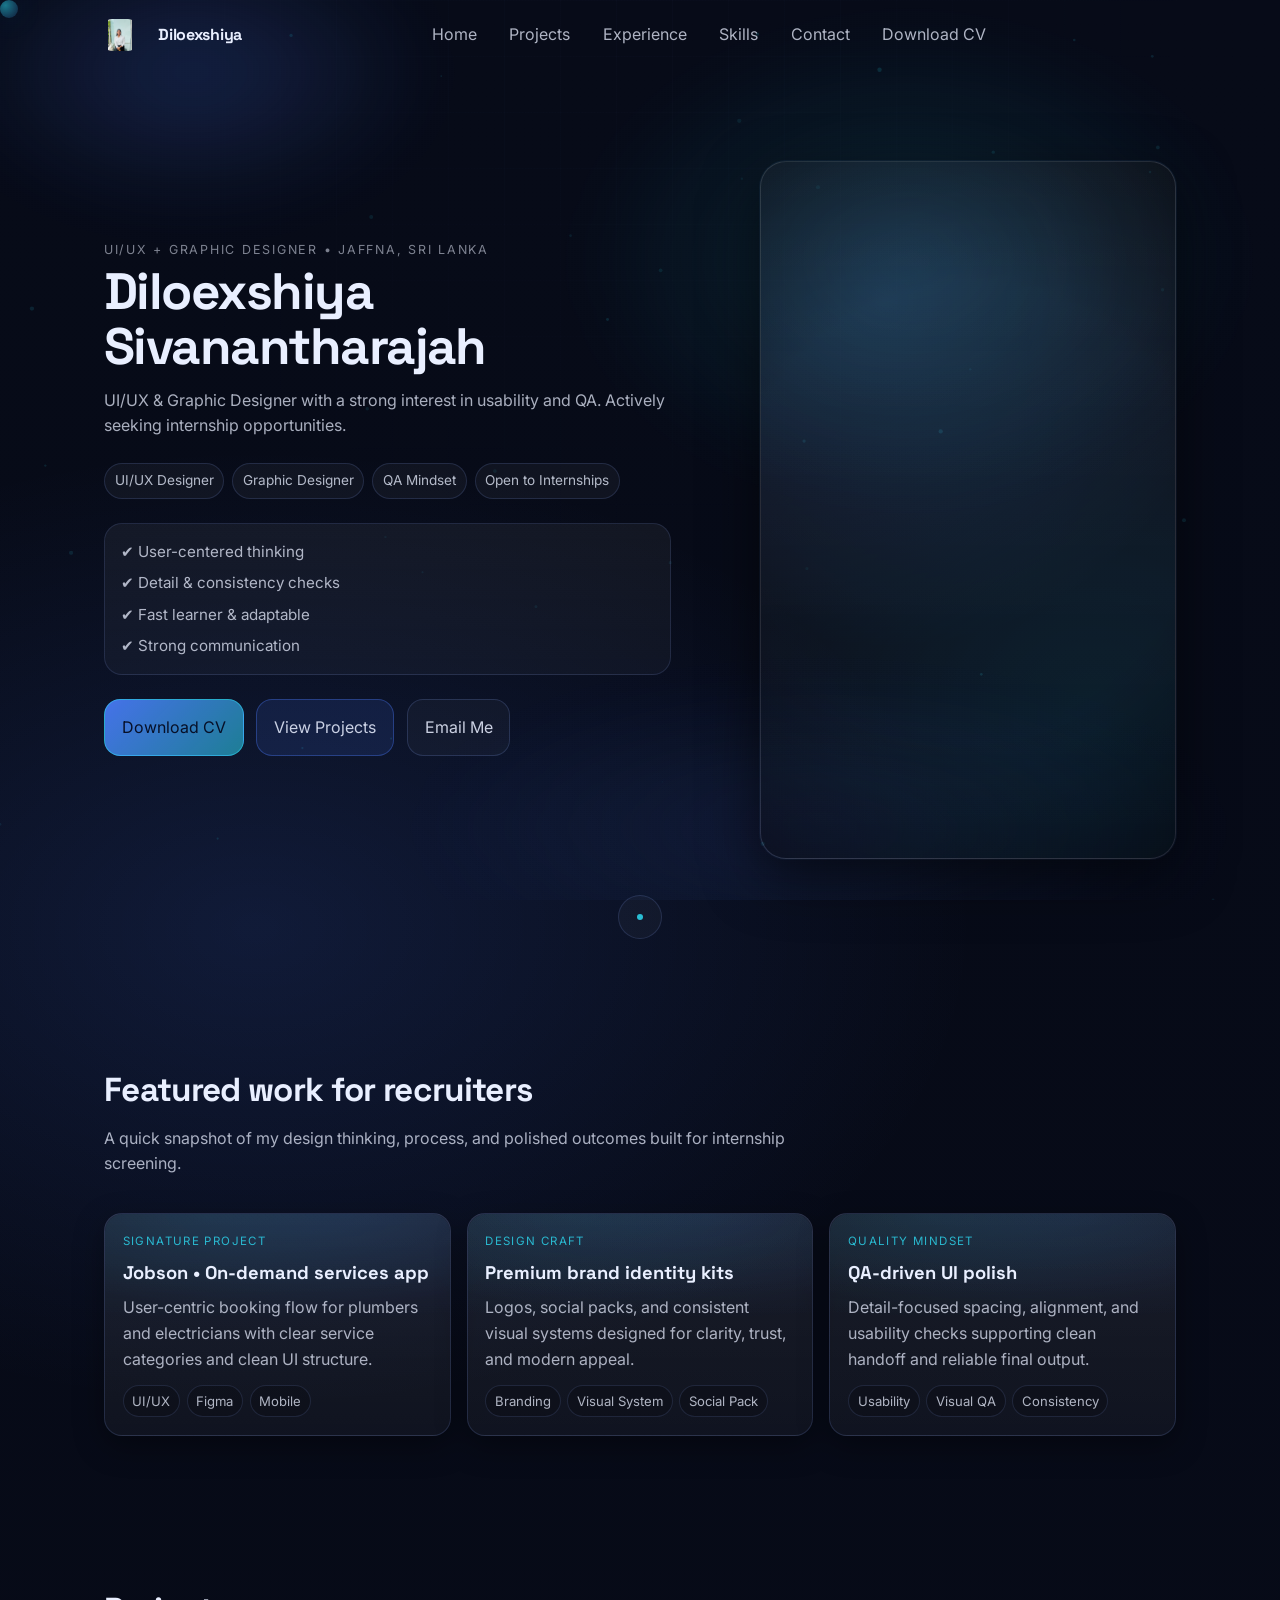
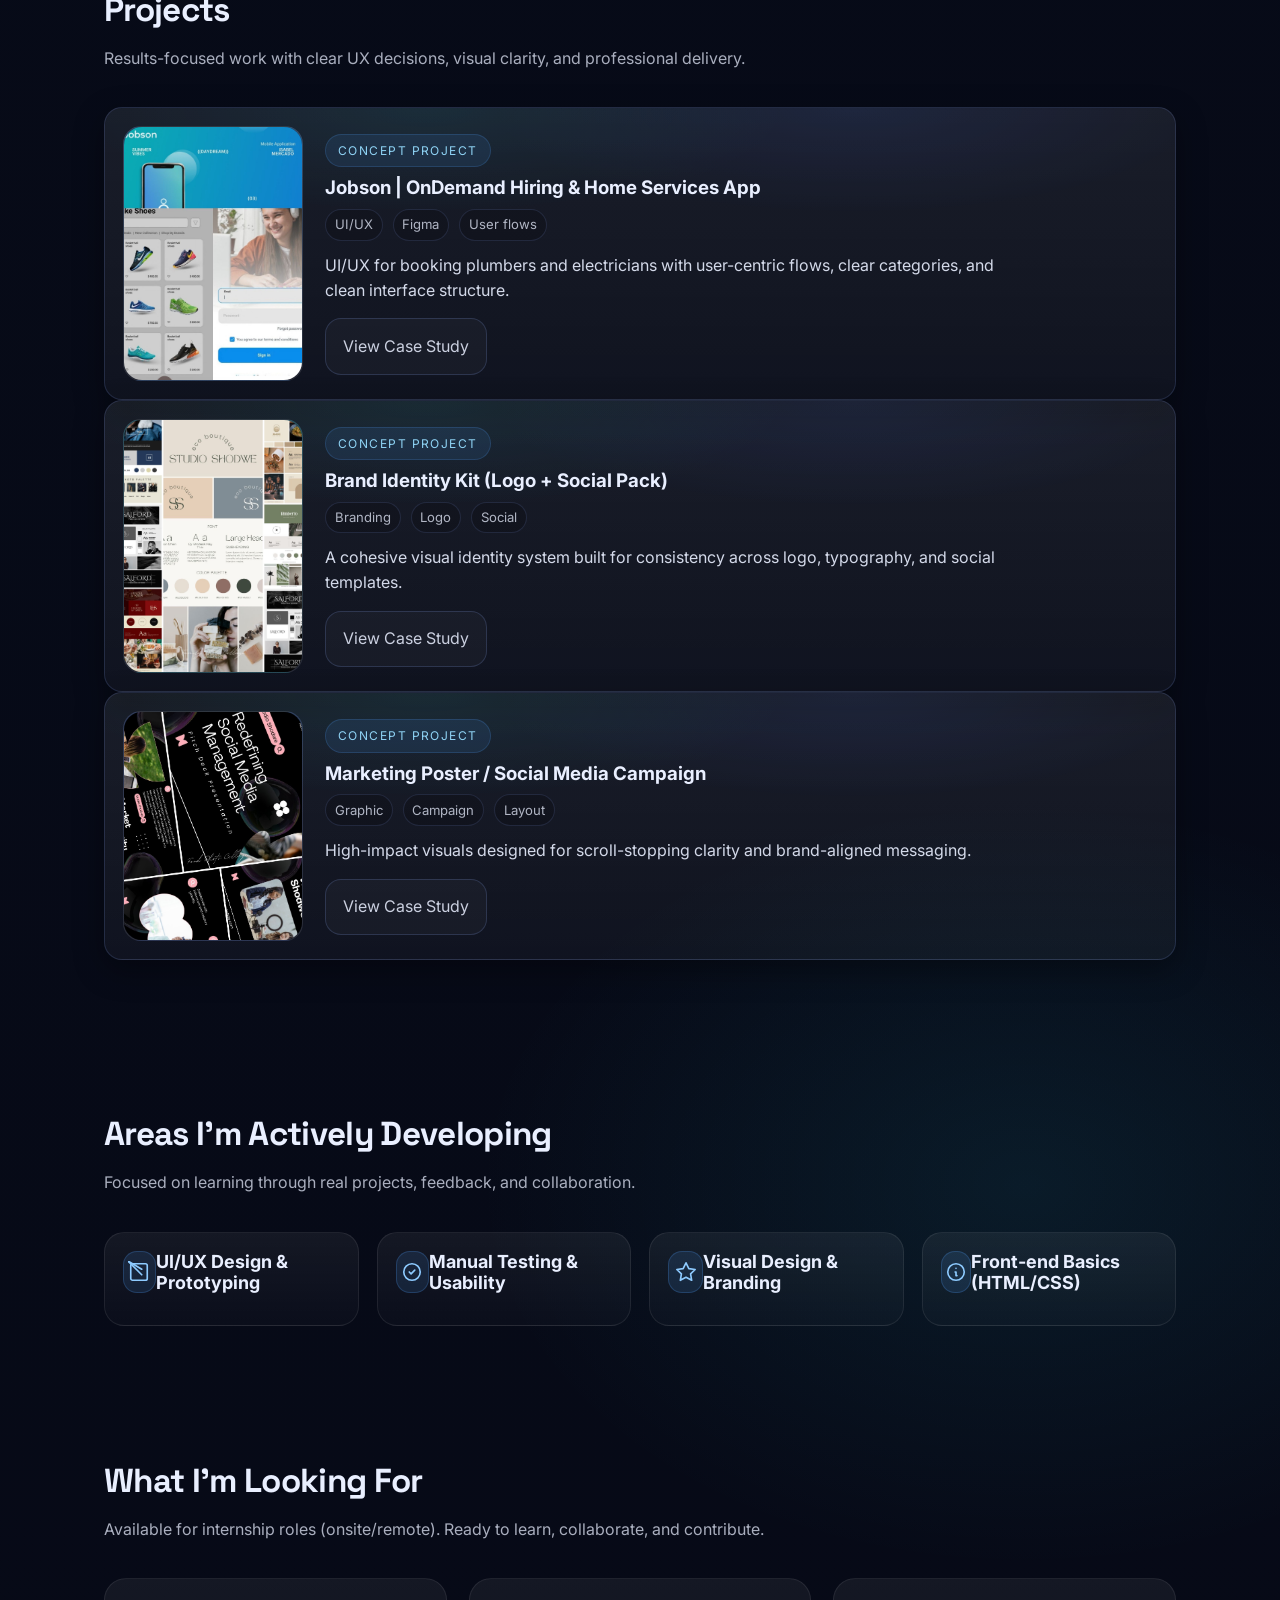
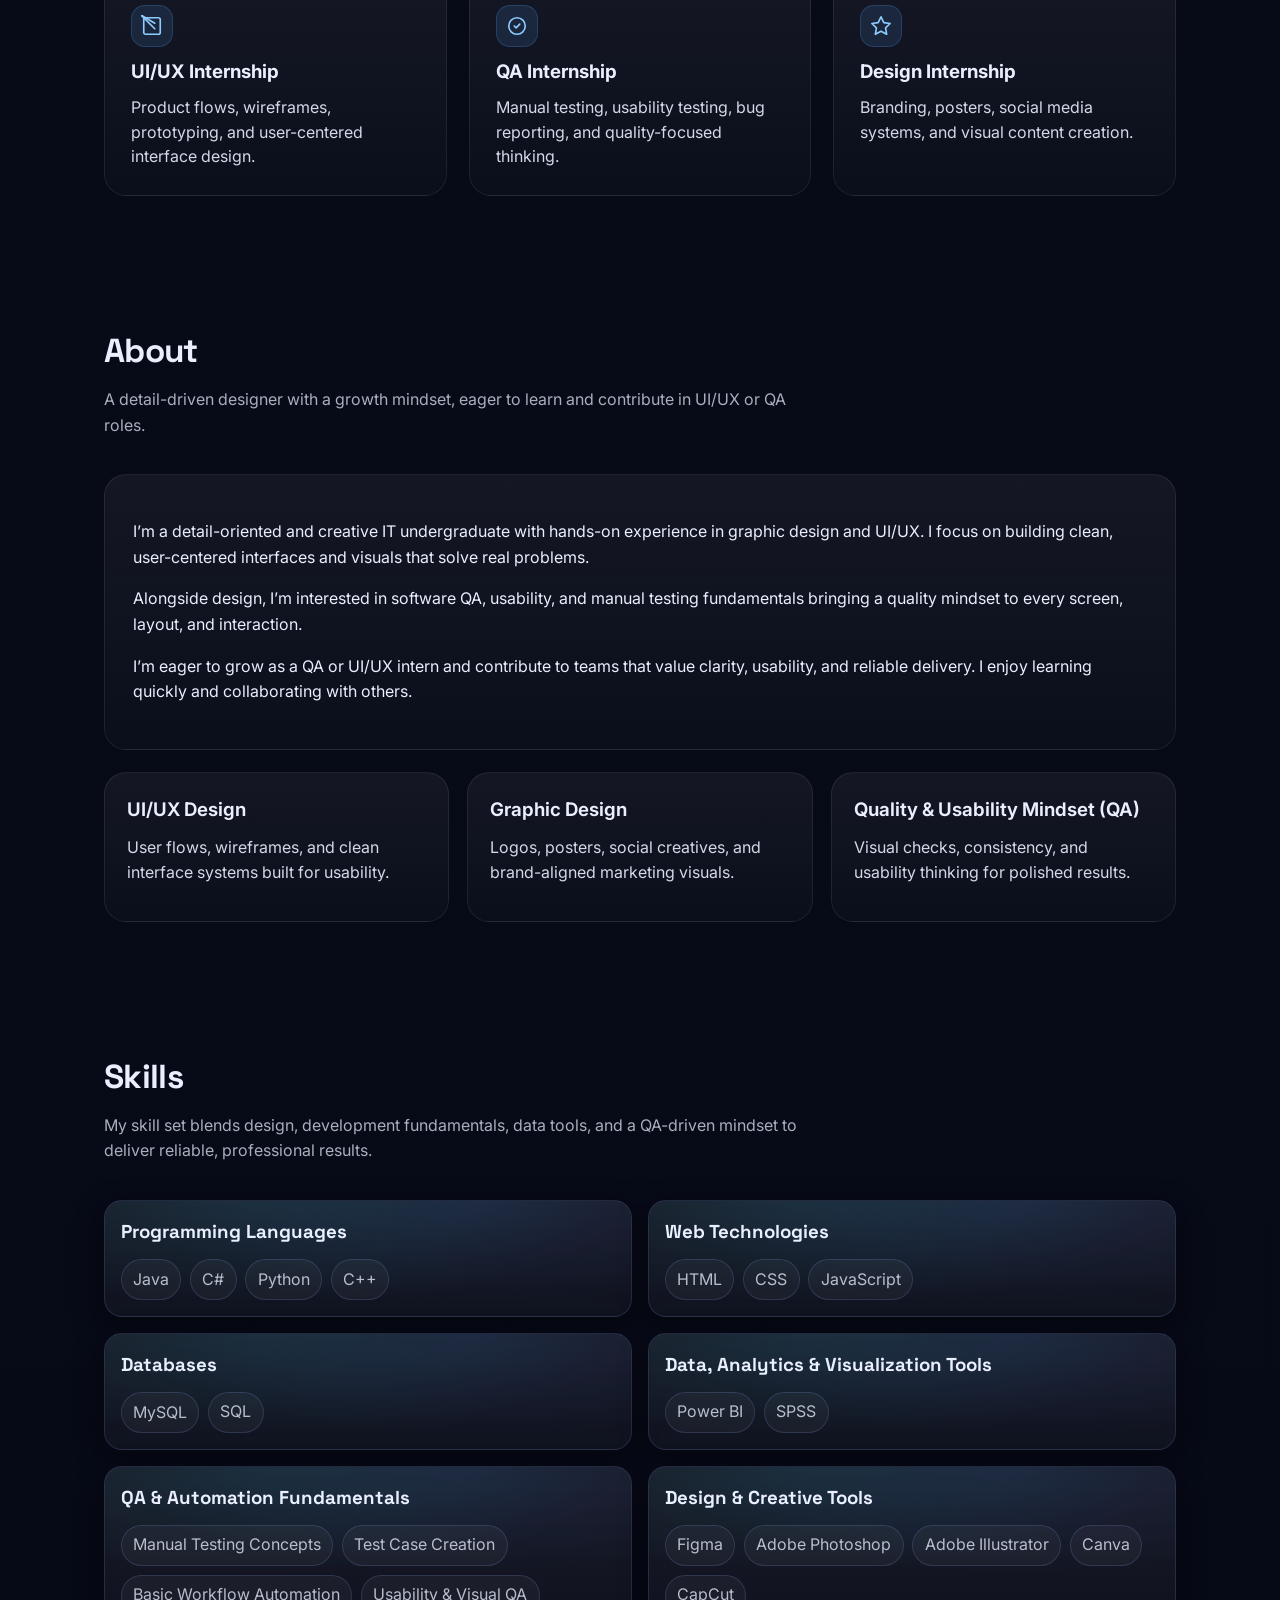
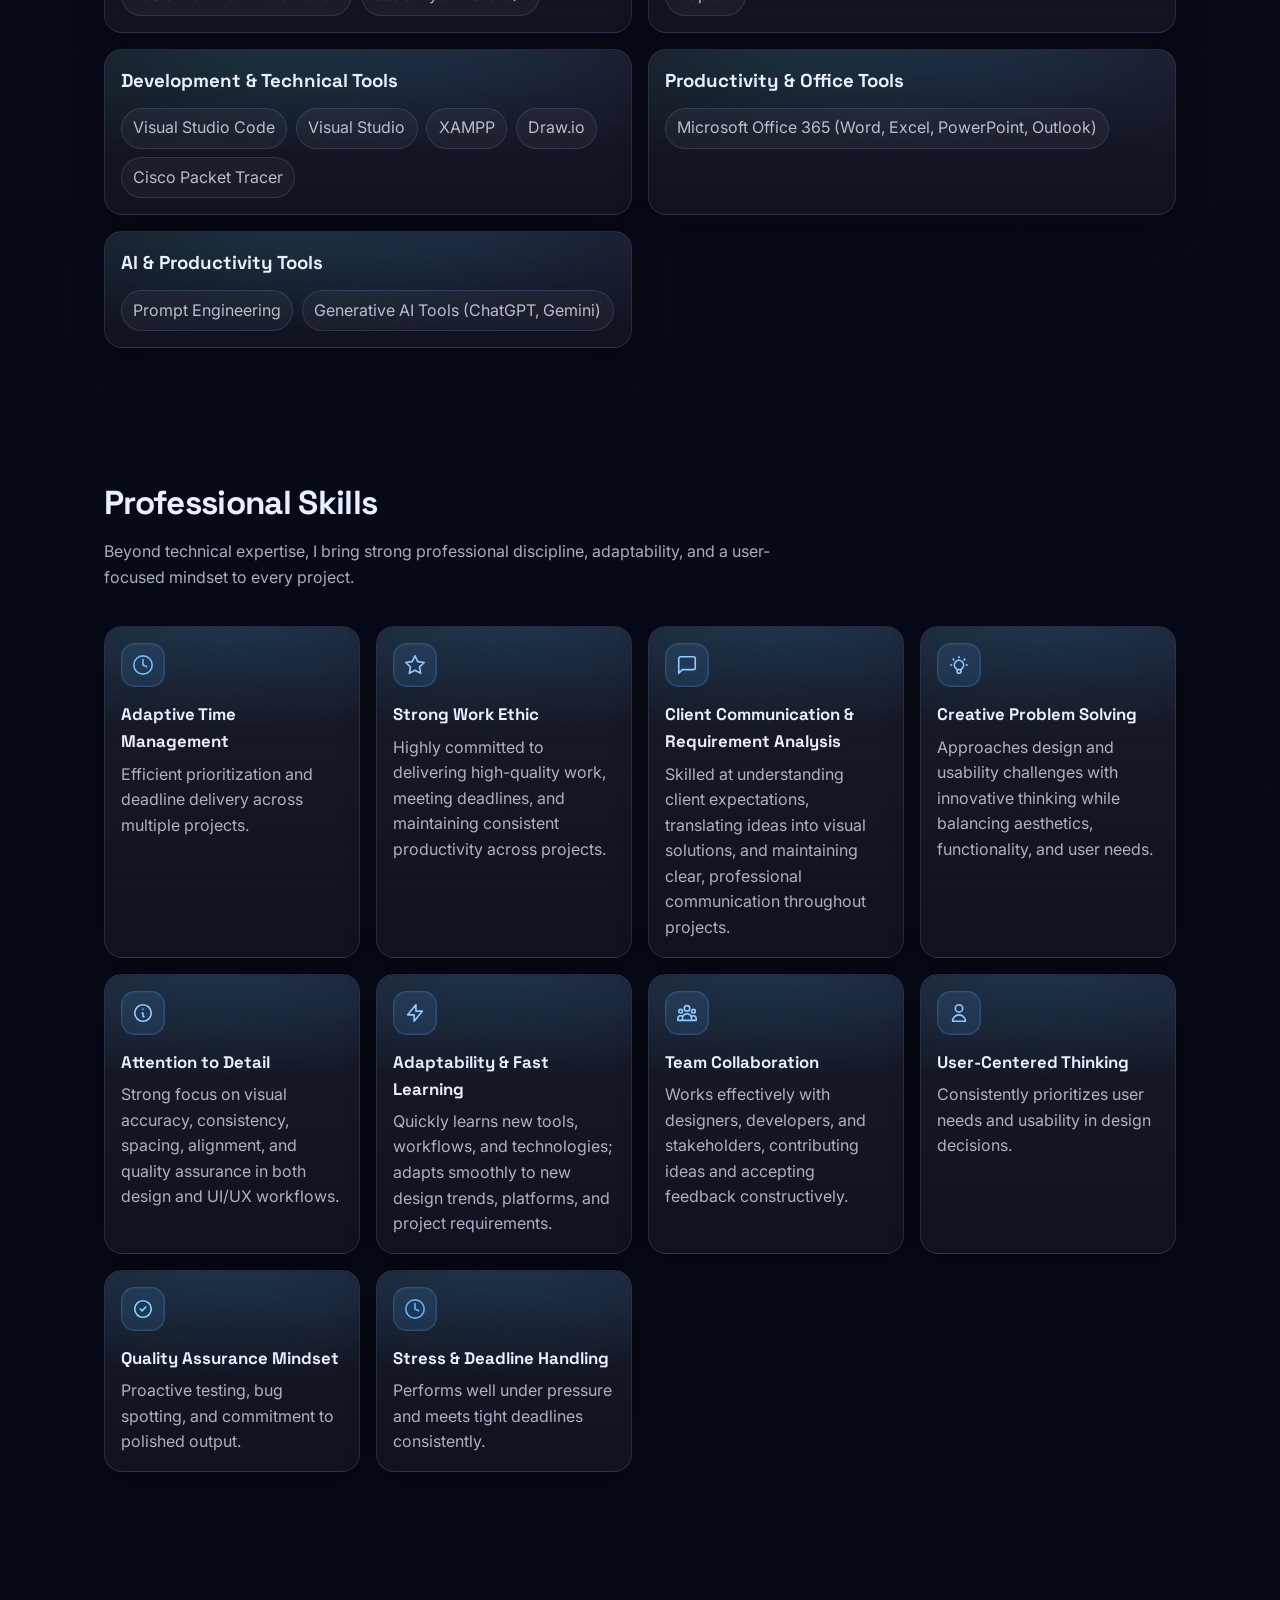
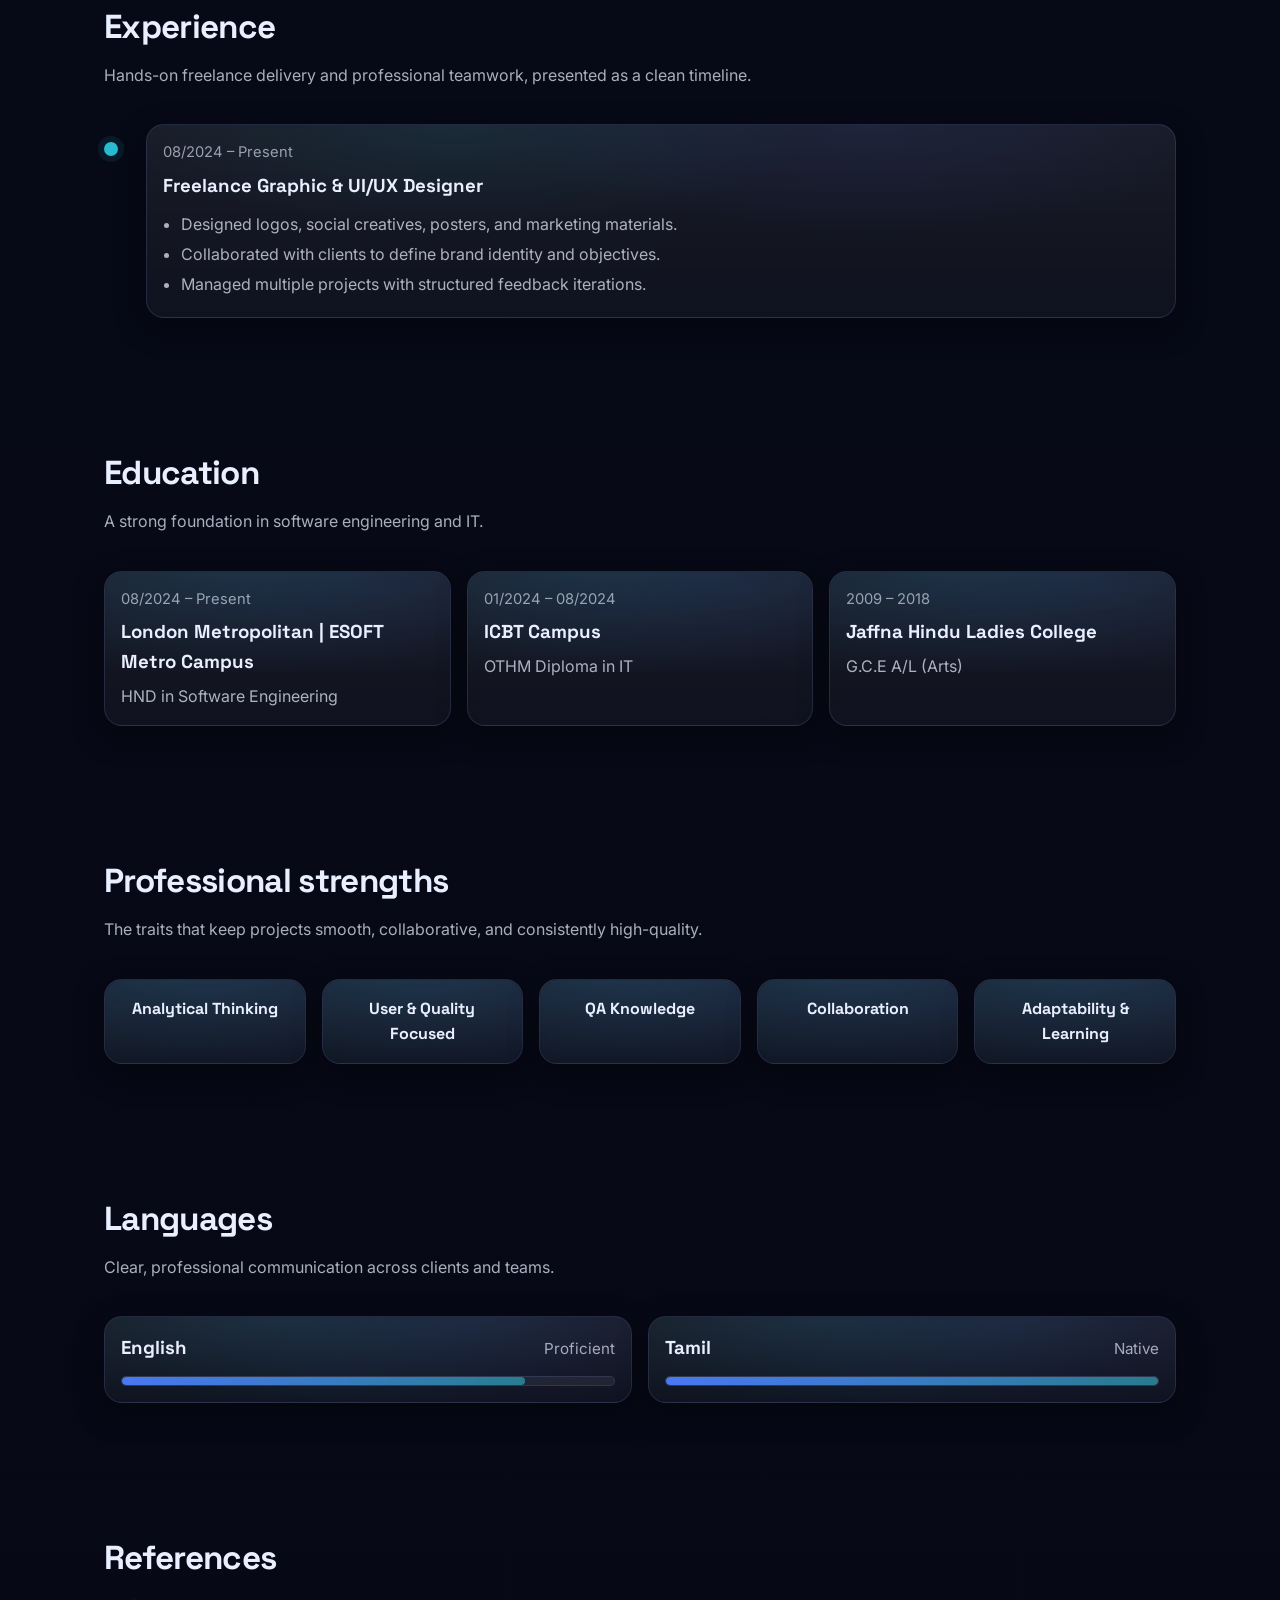
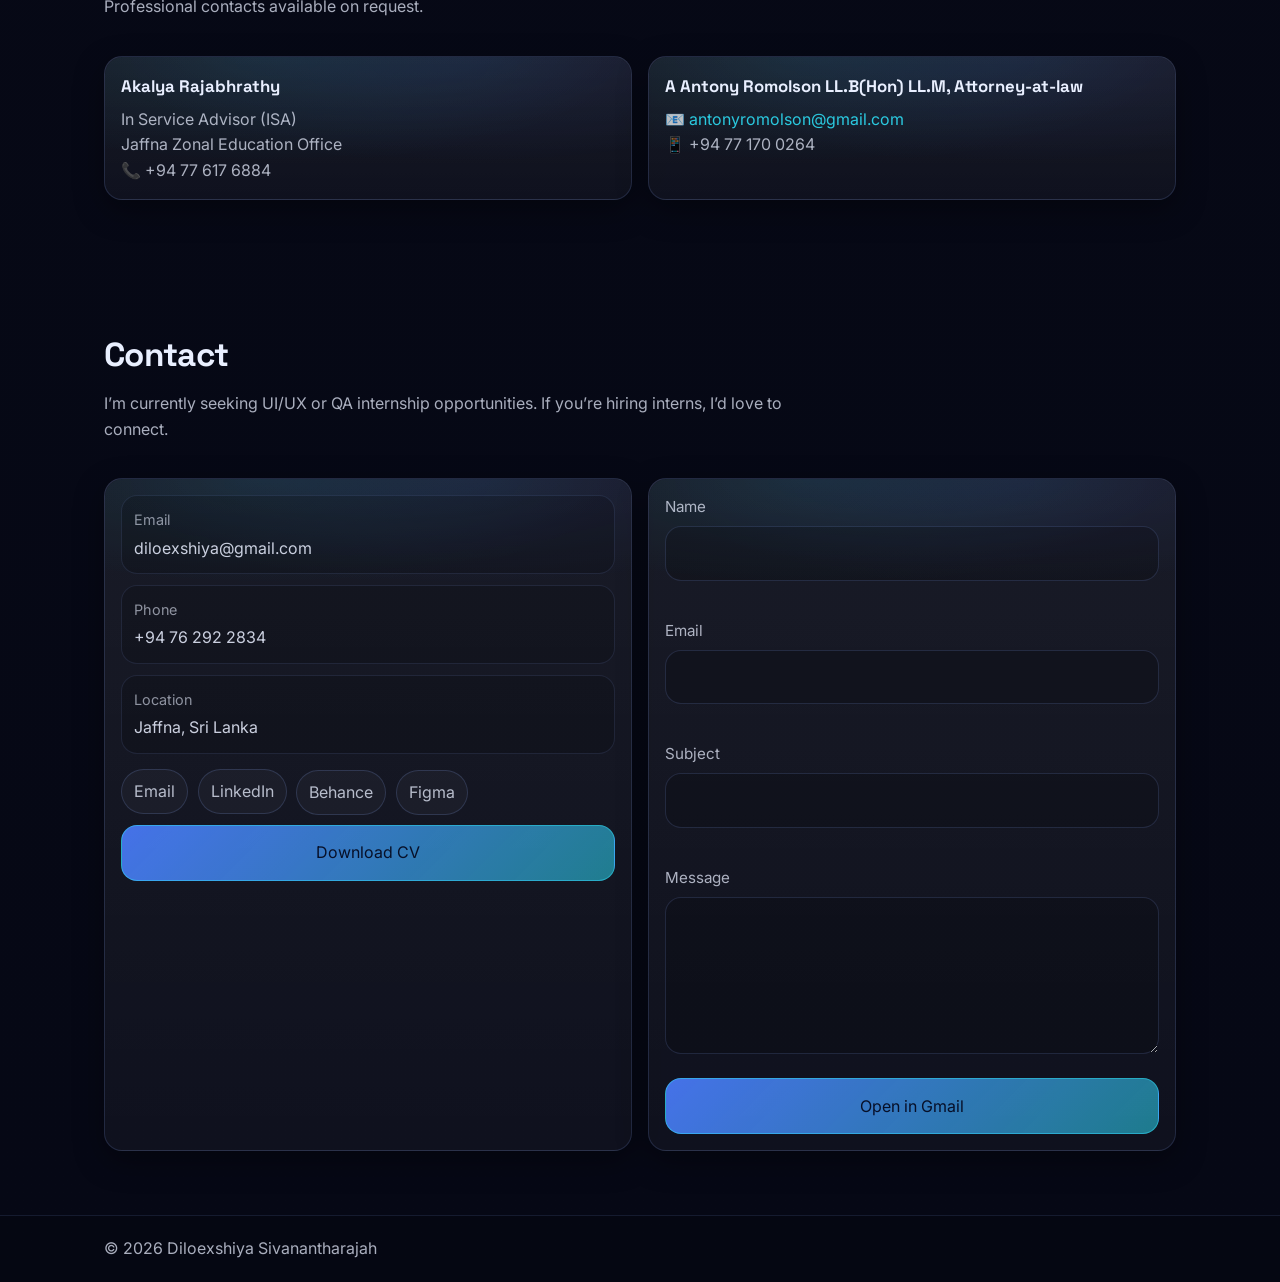
<file: index.html>
<!doctype html>
<html lang="en">
<head>
  <meta charset="utf-8" />
  <meta name="viewport" content="width=device-width, initial-scale=1" />
  <meta name="theme-color" content="#070B18" />

  <!-- Primary SEO -->
  <title>Diloexshiya Sivanantharajah | UI/UX & Graphic Designer | QA Intern</title>
  
  <meta name="description" content="Diloexshiya Sivanantharajah is a UI/UX and Graphic Designer from Jaffna, Sri Lanka, with a strong interest in usability, QA, and user-centered design. Actively seeking UI/UX, QA, or Design internship opportunities." />
  
  <meta name="keywords" content="
Diloexshiya Sivanantharajah,
Diloexshiya,
Sivanantharajah,
Diloexshiya UI UX Designer,
Diloexshiya Graphic Designer,
UI UX Intern Sri Lanka,
QA Intern Sri Lanka,
Design Intern,
Usability Testing Intern,
Junior UI UX Designer,
Graphic Designer Intern,
Quality Assurance Intern,
UI UX Portfolio Sri Lanka
" />
  
  <meta name="author" content="Diloexshiya Sivanantharajah" />
  <meta name="robots" content="index, follow" />
  
  <!-- Open Graph (LinkedIn / Facebook / WhatsApp) -->
  <meta property="og:title" content="Diloexshiya Sivanantharajah | UI/UX & Graphic Designer" />
  <meta property="og:description" content="UI/UX & Graphic Designer with a QA-focused mindset. Passionate about usability, clean design, and quality. Actively seeking internship opportunities." />
  <meta property="og:type" content="website" />
  <meta property="og:url" content="https://noraunique.github.io/DiloexshiyaSivanantharajah.github.io/" />
  <meta property="og:image" content="https://noraunique.github.io/DiloexshiyaSivanantharajah.github.io/assets/og-image.jpg" />
  <meta property="og:site_name" content="Diloexshiya Portfolio" />
  
  <!-- Twitter / X -->
  <meta name="twitter:card" content="summary_large_image" />
  <meta name="twitter:title" content="Diloexshiya Sivanantharajah | UI/UX & Graphic Designer" />
  <meta name="twitter:description" content="UI/UX & Graphic Designer with interest in QA, usability, and clean user-centered experiences. Open to internship roles." />
  <meta name="twitter:image" content="https://noraunique.github.io/DiloexshiyaSivanantharajah.github.io/assets/og-image.jpg" />

  <link rel="icon" href="assets/favicon.svg" type="image/svg+xml" />

  <script type="application/ld+json">
  {
    "@context": "https://schema.org",
    "@type": "Person",
    "name": "Diloexshiya Sivanantharajah",
    "alternateName": ["Diloexshiya", "Sivanantharajah"],
    "jobTitle": "UI/UX & Graphic Designer",
    "address": {
      "@type": "PostalAddress",
      "addressLocality": "Jaffna",
      "addressCountry": "Sri Lanka"
    },
    "url": "https://noraunique.github.io/DiloexshiyaSivanantharajah.github.io/",
    "email": "mailto:diloexshiya@gmail.com",
    "knowsAbout": [
      "UI/UX Design",
      "Graphic Design",
      "Usability Testing",
      "Quality Assurance",
      "Manual Testing"
    ]
  }
  </script>

  <link rel="preconnect" href="https://fonts.googleapis.com" />
  <link rel="preconnect" href="https://fonts.gstatic.com" crossorigin />
  <link href="https://fonts.googleapis.com/css2?family=Inter:wght@400;500;600&family=Space+Grotesk:wght@500;600;700&display=swap" rel="stylesheet" />

  <link rel="stylesheet" href="styles.css" />
</head>

<body>
  <a class="skip-link" href="#main">Skip to content</a>

  <div class="bg" aria-hidden="true">
    <div class="bg__aurora"></div>
    <div class="bg__grid"></div>
    <canvas class="bg__dots" id="dots" aria-hidden="true"></canvas>
    <div class="bg__noise"></div>
  </div>

  <header class="header" id="header">
    <div class="container header__inner">
      <a class="logo" href="#home" aria-label="Go to home">
        <img src="assets/logo.jpeg" alt="DS" class="logo__img" />
        <span class="logo__text">Diloexshiya</span>
      </a>

      <nav class="nav" aria-label="Primary">
        <button class="nav__toggle" type="button" aria-label="Open menu" aria-expanded="false" aria-controls="nav-menu">
          <span class="nav__toggle-lines" aria-hidden="true"></span>
        </button>

        <div class="nav__menu" id="nav-menu">
          <a class="nav__link" href="#home">Home</a>
          <a class="nav__link" href="#projects">Projects</a>
          <a class="nav__link" href="#experience">Experience</a>
          <a class="nav__link" href="#skills">Skills</a>
          <a class="nav__link" href="#contact">Contact</a>
          <a class="nav__link" href="assets/cv.pdf" download>Download CV</a>
        </div>
      </nav>

      <div class="header__right">
      </div>
    </div>
  </header>

  <main id="main">
    <section class="hero section" id="home">
      <div class="container hero__grid">
        <div class="hero__left reveal" data-reveal>
          <div class="eyebrow">UI/UX + Graphic Designer • Jaffna, Sri Lanka</div>
          <h1 class="hero__title">Diloexshiya Sivanantharajah</h1>
          <p class="hero__sub">UI/UX &amp; Graphic Designer with a strong interest in usability and QA. Actively seeking internship opportunities.</p>

          <div class="badges" aria-label="Trust badges">
            <span class="badge">UI/UX Designer</span>
            <span class="badge">Graphic Designer</span>
            <span class="badge">QA Mindset</span>
            <span class="badge">Open to Internships</span>
          </div>

          <div class="trust-strip" aria-label="Intern strengths">
            <div class="trust-strip__item">✔ User-centered thinking</div>
            <div class="trust-strip__item">✔ Detail & consistency checks</div>
            <div class="trust-strip__item">✔ Fast learner & adaptable</div>
            <div class="trust-strip__item">✔ Strong communication</div>
          </div>

          <div class="hero__ctas">
            <a class="btn btn--primary" href="assets/cv.pdf" download data-magnetic>Download CV</a>
            <a class="btn btn--secondary" href="#projects" data-magnetic>View Projects</a>
            <a class="btn btn--ghost" href="mailto:diloexshiya@gmail.com" data-magnetic>Email Me</a>
          </div>

          <div class="hero__meta">
            <a class="meta-link" href="mailto:diloexshiya@gmail.com"></a>
           
            <span class="meta-text"></span>
          </div>
        </div>

        <aside class="hero__right reveal" data-reveal data-stagger="2">
          <div class="hero-photo">
            <video autoplay muted loop playsinline preload="auto">
              <source src="assets/Profile.mp4" type="video/mp4">
            </video>
          </div>
        </aside>
      </div>

      <a class="scroll-indicator" href="#featured" aria-label="Scroll to next section">
        <span class="scroll-indicator__dot" aria-hidden="true"></span>
      </a>
    </section>

    <section class="section" id="featured">
      <div class="container">
        <div class="section__head reveal" data-reveal>
          <h2 class="section__title">Featured work for recruiters</h2>
          <p class="section__lead">A quick snapshot of my design thinking, process, and polished outcomes built for internship screening.</p>
        </div>

        <div class="grid grid--3 reveal" data-reveal data-stagger="1">
          <article class="card feature" tabindex="0">
            <div class="feature__kicker">Signature Project</div>
            <h3 class="feature__title">Jobson • On-demand services app</h3>
            <p class="feature__text">User-centric booking flow for plumbers and electricians with clear service categories and clean UI structure.</p>
            <div class="tags">
              <span class="tag">UI/UX</span>
              <span class="tag">Figma</span>
              <span class="tag">Mobile</span>
            </div>
          </article>
          <article class="card feature" tabindex="0">
            <div class="feature__kicker">Design Craft</div>
            <h3 class="feature__title">Premium brand identity kits</h3>
            <p class="feature__text">Logos, social packs, and consistent visual systems designed for clarity, trust, and modern appeal.</p>
            <div class="tags">
              <span class="tag">Branding</span>
              <span class="tag">Visual System</span>
              <span class="tag">Social Pack</span>
            </div>
          </article>
          <article class="card feature" tabindex="0">
            <div class="feature__kicker">Quality Mindset</div>
            <h3 class="feature__title">QA-driven UI polish</h3>
            <p class="feature__text">Detail-focused spacing, alignment, and usability checks supporting clean handoff and reliable final output.</p>
            <div class="tags">
              <span class="tag">Usability</span>
              <span class="tag">Visual QA</span>
              <span class="tag">Consistency</span>
            </div>
          </article>
        </div>

        <div class="cta-row reveal" data-reveal">
        </div>
      </div>
    </section>

    <section class="section" id="projects">
      <div class="container">
        <div class="section__head reveal" data-reveal>
          <h2 class="section__title">Projects</h2>
          <p class="section__lead">Results-focused work with clear UX decisions, visual clarity, and professional delivery.</p>
        </div>

        <div class="projects reveal" data-reveal data-stagger="1">
          <article class="card project">
            <div class="project__thumb" aria-hidden="true">
              <img src="assets/jobson-thumb.jpg" alt="Jobson app screenshot" loading="lazy">
            </div>
            <div class="project__body">
              <div class="project__kicker">CONCEPT PROJECT</div>
              <h3 class="project__title">Jobson | OnDemand Hiring &amp; Home Services App</h3>
              <div class="tags">
                <span class="tag">UI/UX</span>
                <span class="tag">Figma</span>
                <span class="tag">User flows</span>
              </div>
              <p class="project__desc">UI/UX for booking plumbers and electricians with user-centric flows, clear categories, and clean interface structure.</p>
              <div class="project__cta">
                <a class="btn btn--ghost" href="https://www.figma.com/design/7qw42lEBjFdF58IxPMGhHy/UI-UX-Designs----Diloexshiya?node-id=0-1&p=f" target="_blank" rel="noreferrer" data-magnetic>View Case Study</a>
              </div>
            </div>
          </article>

          <article class="card project">
            <div class="project__thumb project__thumb--alt" aria-hidden="true">
              <img src="assets/brand-identity-thumb.jpg" alt="Brand identity kit screenshot" loading="lazy">
            </div>
            <div class="project__body">
              <div class="project__kicker">CONCEPT PROJECT</div>
              <h3 class="project__title">Brand Identity Kit (Logo + Social Pack)</h3>
              <div class="tags">
                <span class="tag">Branding</span>
                <span class="tag">Logo</span>
                <span class="tag">Social</span>
              </div>
              <p class="project__desc">A cohesive visual identity system built for consistency across logo, typography, and social templates.</p>
              <div class="project__cta">
                <button class="btn btn--ghost" type="button" data-modal-open="brand" data-magnetic>View Case Study</button>
              </div>
            </div>
          </article>

          <article class="card project">
            <div class="project__thumb project__thumb--alt2" aria-hidden="true">
              <img src="assets/marketing-campaign-thumb.jpg" alt="Marketing poster screenshot" loading="lazy">
            </div>
            <div class="project__body">
              <div class="project__kicker">CONCEPT PROJECT</div>
              <h3 class="project__title">Marketing Poster / Social Media Campaign</h3>
              <div class="tags">
                <span class="tag">Graphic</span>
                <span class="tag">Campaign</span>
                <span class="tag">Layout</span>
              </div>
              <p class="project__desc">High-impact visuals designed for scroll-stopping clarity and brand-aligned messaging.</p>
              <div class="project__cta">
                <button class="btn btn--ghost" type="button" data-modal-open="marketing" data-magnetic>View Case Study</button>
              </div>
            </div>
          </article>
        </div>

        <div class="cta-row reveal" data-reveal>
        </div>
      </div>
    </section>

    <section class="section" id="developing">
      <div class="container">
        <div class="section__head reveal" data-reveal>
          <h2 class="section__title">Areas I’m Actively Developing</h2>
          <p class="section__lead">Focused on learning through real projects, feedback, and collaboration.</p>
        </div>

        <div class="developing-grid reveal" data-reveal data-stagger="1">
          <article class="developing-card">
            <div class="card-icon">
              <svg viewBox="0 0 24 24" aria-hidden="true">
                <rect x="3" y="3" width="18" height="18" rx="2" ry="2" />
                <line x="9" y="9" x2="15" y2="9" />
                <line x="9" y="15" x2="15" y2="15" />
              </svg>
            </div>
            <h3>UI/UX Design &amp; Prototyping</h3>
          </article>
          <article class="developing-card">
            <div class="card-icon">
              <svg viewBox="0 0 24 24" aria-hidden="true">
                <path d="M9 12l2 2 4-4m6 2a9 9 0 11-18 0 9 9 0 0118 0z" />
              </svg>
            </div>
            <h3>Manual Testing &amp; Usability</h3>
          </article>
          <article class="developing-card">
            <div class="card-icon">
              <svg viewBox="0 0 24 24" aria-hidden="true">
                <path d="M12 2l3.09 6.26L22 9.27l-5 4.87 1.18 6.88L12 17.77l-6.18 3.25L7 14.14 2 9.27l6.91-1.01L12 2z" />
              </svg>
            </div>
            <h3>Visual Design &amp; Branding</h3>
          </article>
          <article class="developing-card">
            <div class="card-icon">
              <svg viewBox="0 0 24 24" aria-hidden="true">
                <path d="M13 16h-1v-4h-1m1-4h.01M21 12a9 9 0 11-18 0 9 9 0 0118 0z" />
              </svg>
            </div>
            <h3>Front-end Basics (HTML/CSS)</h3>
          </article>
        </div>
      </div>
    </section>

    <section class="section" id="looking-for">
      <div class="container">
        <div class="section__head reveal" data-reveal>
          <h2 class="section__title">What I’m Looking For</h2>
          <p class="section__lead">Available for internship roles (onsite/remote). Ready to learn, collaborate, and contribute.</p>
        </div>

        <div class="looking-grid reveal" data-reveal data-stagger="1">
          <article class="looking-card">
            <div class="card-icon">
              <svg viewBox="0 0 24 24" aria-hidden="true">
                <rect x="3" y="3" width="18" height="18" rx="2" ry="2" />
                <line x="9" y="9" x2="15" y2="9" />
                <line x="9" y="15" x2="15" y2="15" />
              </svg>
            </div>
            <h3>UI/UX Internship</h3>
            <p>Product flows, wireframes, prototyping, and user-centered interface design.</p>
          </article>
          <article class="looking-card">
            <div class="card-icon">
              <svg viewBox="0 0 24 24" aria-hidden="true">
                <path d="M9 12l2 2 4-4m6 2a9 9 0 11-18 0 9 9 0 0118 0z" />
              </svg>
            </div>
            <h3>QA Internship</h3>
            <p>Manual testing, usability testing, bug reporting, and quality-focused thinking.</p>
          </article>
          <article class="looking-card">
            <div class="card-icon">
              <svg viewBox="0 0 24 24" aria-hidden="true">
                <path d="M12 2l3.09 6.26L22 9.27l-5 4.87 1.18 6.88L12 17.77l-6.18 3.25L7 14.14 2 9.27l6.91-1.01L12 2z" />
              </svg>
            </div>
            <h3>Design Internship</h3>
            <p>Branding, posters, social media systems, and visual content creation.</p>
          </article>
        </div>
      </div>
    </section>

    <section class="section" id="about">
      <div class="container">
        <div class="section__head reveal" data-reveal>
          <h2 class="section__title">About</h2>
          <p class="section__lead">A detail-driven designer with a growth mindset, eager to learn and contribute in UI/UX or QA roles.</p>
        </div>

        <div class="about-layout reveal" data-reveal data-stagger="1">
          <div class="about-card">
            <p>I’m a detail-oriented and creative IT undergraduate with hands-on experience in graphic design and UI/UX. I focus on building clean, user-centered interfaces and visuals that solve real problems.</p>
            <p>Alongside design, I’m interested in software QA, usability, and manual testing fundamentals bringing a quality mindset to every screen, layout, and interaction.</p>
            <p>I’m eager to grow as a QA or UI/UX intern and contribute to teams that value clarity, usability, and reliable delivery. I enjoy learning quickly and collaborating with others.</p>
          </div>

          <div class="feature-row">
            <div class="feature-card horizontal">
              <h3>UI/UX Design</h3>
              <p>User flows, wireframes, and clean interface systems built for usability.</p>
            </div>
            <div class="feature-card horizontal">
              <h3>Graphic Design</h3>
              <p>Logos, posters, social creatives, and brand-aligned marketing visuals.</p>
            </div>
            <div class="feature-card horizontal">
              <h3>Quality &amp; Usability Mindset (QA)</h3>
              <p>Visual checks, consistency, and usability thinking for polished results.</p>
            </div>
          </div>
        </div>
      </div>
    </section>

    <section class="section" id="skills">
      <div class="container">
        <div class="section__head reveal" data-reveal>
          <h2 class="section__title">Skills</h2>
          <p class="section__lead">My skill set blends design, development fundamentals, data tools, and a QA-driven mindset to deliver reliable, professional results.</p>
        </div>

        <div class="grid grid--2 reveal" data-reveal data-stagger="1">
          <div class="card skillset">
            <h3 class="skillset__title">Programming Languages</h3>
            <div class="pills">
              <span class="pill">Java</span>
              <span class="pill">C#</span>
              <span class="pill">Python</span>
              <span class="pill">C++</span>
            </div>
          </div>
          <div class="card skillset">
            <h3 class="skillset__title">Web Technologies</h3>
            <div class="pills">
              <span class="pill">HTML</span>
              <span class="pill">CSS</span>
              <span class="pill">JavaScript</span>
            </div>
          </div>
          <div class="card skillset">
            <h3 class="skillset__title">Databases</h3>
            <div class="pills">
              <span class="pill">MySQL</span>
              <span class="pill">SQL</span>
            </div>
          </div>
          <div class="card skillset">
            <h3 class="skillset__title">Data, Analytics & Visualization Tools</h3>
            <div class="pills">
              <span class="pill">Power BI</span>
              <span class="pill">SPSS</span>
            </div>
          </div>
          <div class="card skillset">
            <h3 class="skillset__title">QA & Automation Fundamentals</h3>
            <div class="pills">
              <span class="pill">Manual Testing Concepts</span>
              <span class="pill">Test Case Creation</span>
              <span class="pill">Basic Workflow Automation</span>
              <span class="pill">Usability & Visual QA</span>
            </div>
          </div>
          <div class="card skillset">
            <h3 class="skillset__title">Design & Creative Tools</h3>
            <div class="pills">
              <span class="pill">Figma</span>
              <span class="pill">Adobe Photoshop</span>
              <span class="pill">Adobe Illustrator</span>
              <span class="pill">Canva</span>
              <span class="pill">CapCut</span>
            </div>
          </div>
          <div class="card skillset">
            <h3 class="skillset__title">Development & Technical Tools</h3>
            <div class="pills">
              <span class="pill">Visual Studio Code</span>
              <span class="pill">Visual Studio</span>
              <span class="pill">XAMPP</span>
              <span class="pill">Draw.io</span>
              <span class="pill">Cisco Packet Tracer</span>
            </div>
          </div>
          <div class="card skillset">
            <h3 class="skillset__title">Productivity & Office Tools</h3>
            <div class="pills">
              <span class="pill">Microsoft Office 365 (Word, Excel, PowerPoint, Outlook)</span>
            </div>
          </div>
          <div class="card skillset">
            <h3 class="skillset__title">AI & Productivity Tools</h3>
            <div class="pills">
              <span class="pill">Prompt Engineering</span>
              <span class="pill">Generative AI Tools (ChatGPT, Gemini)</span>
            </div>
          </div>
        </div>
      </div>
    </section>

    <section class="section" id="professional">
      <div class="container">
        <div class="section__head reveal" data-reveal>
          <h2 class="section__title">Professional Skills</h2>
          <p class="section__lead">Beyond technical expertise, I bring strong professional discipline, adaptability, and a user-focused mindset to every project.</p>
        </div>

        <div class="grid grid--4 reveal" data-reveal data-stagger="1">
          <article class="card prof" data-meter="tm" tabindex="0">
            <div class="prof__icon">
              <svg viewBox="0 0 24 24" aria-hidden="true">
                <circle cx="12" cy="12" r="10" />
                <polyline points="12,6 12,12 16,14" />
              </svg>
            </div>
            <h3 class="prof__title">Adaptive Time Management</h3>
            <div class="prof__meter">
              <div class="prof__bar" style="--percent: 85%"></div>
            </div>
            <p class="prof__text">Efficient prioritization and deadline delivery across multiple projects.</p>
          </article>

          <article class="card prof" data-meter="we" tabindex="0">
            <div class="prof__icon">
              <svg viewBox="0 0 24 24" aria-hidden="true">
                <path d="M12 2l3.09 6.26L22 9.27l-5 4.87 1.18 6.88L12 17.77l-6.18 3.25L7 14.14 2 9.27l6.91-1.01L12 2z" />
              </svg>
            </div>
            <h3 class="prof__title">Strong Work Ethic</h3>
            <div class="prof__meter">
              <div class="prof__bar" style="--percent: 90%"></div>
            </div>
            <p class="prof__text">Highly committed to delivering high-quality work, meeting deadlines, and maintaining consistent productivity across projects.</p>
          </article>

          <article class="card prof" data-meter="cc" tabindex="0">
            <div class="prof__icon">
              <svg viewBox="0 0 24 24" aria-hidden="true">
                <path d="M21 15a2 2 0 0 1-2 2H7l-4 4V5a2 2 0 0 1 2-2h14a2 2 0 0 1 2 2z" />
              </svg>
            </div>
            <h3 class="prof__title">Client Communication &amp; Requirement Analysis</h3>
            <div class="prof__meter">
              <div class="prof__bar" style="--percent: 88%"></div>
            </div>
            <p class="prof__text">Skilled at understanding client expectations, translating ideas into visual solutions, and maintaining clear, professional communication throughout projects.</p>
          </article>

          <article class="card prof" data-meter="ps" tabindex="0">
            <div class="prof__icon">
              <svg viewBox="0 0 24 24" aria-hidden="true">
                <path d="M9.663 17h4.673M12 3v1m6.364 1.636l-.707.707M21 12h-1M4 12H3m3.343-5.657l-.707-.707m2.828 9.9a5 5 0 117.072 0l-.548.547A3.374 3.374 0 0014 18.469V19a2 2 0 11-4 0v-.531c0-.895-.356-1.754-.988-2.386l-.548-.547z" />
              </svg>
            </div>
            <h3 class="prof__title">Creative Problem Solving</h3>
            <div class="prof__meter">
              <div class="prof__bar" style="--percent: 82%"></div>
            </div>
            <p class="prof__text">Approaches design and usability challenges with innovative thinking while balancing aesthetics, functionality, and user needs.</p>
          </article>

          <article class="card prof" data-meter="detail" tabindex="0">
            <div class="prof__icon">
              <svg viewBox="0 0 24 24" aria-hidden="true">
                <path d="M13 16h-1v-4h-1m1-4h.01M21 12a9 9 0 11-18 0 9 9 0 0118 0z" />
              </svg>
            </div>
            <h3 class="prof__title">Attention to Detail</h3>
            <div class="prof__meter">
              <div class="prof__bar" style="--percent: 92%"></div>
            </div>
            <p class="prof__text">Strong focus on visual accuracy, consistency, spacing, alignment, and quality assurance in both design and UI/UX workflows.</p>
          </article>

          <article class="card prof" data-meter="adapt" tabindex="0">
            <div class="prof__icon">
              <svg viewBox="0 0 24 24" aria-hidden="true">
                <path d="M13 10V3L4 14h7v7l9-11h-7z" />
              </svg>
            </div>
            <h3 class="prof__title">Adaptability &amp; Fast Learning</h3>
            <div class="prof__meter">
              <div class="prof__bar" style="--percent: 87%"></div>
            </div>
            <p class="prof__text">Quickly learns new tools, workflows, and technologies; adapts smoothly to new design trends, platforms, and project requirements.</p>
          </article>

          <article class="card prof" data-meter="collab" tabindex="0">
            <div class="prof__icon">
              <svg viewBox="0 0 24 24" aria-hidden="true">
                <path d="M17 20h5v-2a3 3 0 00-5.356-1.857M17 20H7m10 0v-2c0-.656-.126-1.283-.356-1.857M7 20H2v-2a3 3 0 015.356-1.857M7 20v-2c0-.656.126-1.283.356-1.857m0 0a5.002 5.002 0 019.288 0M15 7a3 3 0 11-6 0 3 3 0 016 0zm6 3a2 2 0 11-4 0 2 2 0 014 0zM7 10a2 2 0 11-4 0 2 2 0 014 0z" />
              </svg>
            </div>
            <h3 class="prof__title">Team Collaboration</h3>
            <div class="prof__meter">
              <div class="prof__bar" style="--percent: 85%"></div>
            </div>
            <p class="prof__text">Works effectively with designers, developers, and stakeholders, contributing ideas and accepting feedback constructively.</p>
          </article>

          <article class="card prof" data-meter="uc" tabindex="0">
            <div class="prof__icon">
              <svg viewBox="0 0 24 24" aria-hidden="true">
                <path d="M16 7a4 4 0 11-8 0 4 4 0 018 0zM12 14a7 7 0 00-7 7h14a7 7 0 00-7-7z" />
              </svg>
            </div>
            <h3 class="prof__title">User-Centered Thinking</h3>
            <div class="prof__meter">
              <div class="prof__bar" style="--percent: 89%"></div>
            </div>
            <p class="prof__text">Consistently prioritizes user needs and usability in design decisions.</p>
          </article>

          <article class="card prof" data-meter="qa" tabindex="0">
            <div class="prof__icon">
              <svg viewBox="0 0 24 24" aria-hidden="true">
                <path d="M9 12l2 2 4-4m6 2a9 9 0 11-18 0 9 9 0 0118 0z" />
              </svg>
            </div>
            <h3 class="prof__title">Quality Assurance Mindset</h3>
            <div class="prof__meter">
              <div class="prof__bar" style="--percent: 86%"></div>
            </div>
            <p class="prof__text">Proactive testing, bug spotting, and commitment to polished output.</p>
          </article>

          <article class="card prof" data-meter="stress" tabindex="0">
            <div class="prof__icon">
              <svg viewBox="0 0 24 24" aria-hidden="true">
                <circle cx="12" cy="12" r="10" />
                <polyline points="12,6 12,12 16,14" />
              </svg>
            </div>
            <h3 class="prof__title">Stress &amp; Deadline Handling</h3>
            <div class="prof__meter">
              <div class="prof__bar" style="--percent: 83%"></div>
            </div>
            <p class="prof__text">Performs well under pressure and meets tight deadlines consistently.</p>
          </article>
        </div>
      </div>
    </section>

    <section class="section" id="experience">
      <div class="container">
        <div class="section__head reveal" data-reveal>
          <h2 class="section__title">Experience</h2>
          <p class="section__lead">Hands-on freelance delivery and professional teamwork, presented as a clean timeline.</p>
        </div>

        <div class="timeline reveal" data-reveal data-stagger="1">
          <article class="timeline__item">
            <div class="timeline__dot" aria-hidden="true"></div>
            <div class="card timeline__card">
              <div class="timeline__meta">08/2024 – Present</div>
              <h3 class="timeline__title">Freelance Graphic &amp; UI/UX Designer</h3>
              <ul class="timeline__list">
                <li>Designed logos, social creatives, posters, and marketing materials.</li>
                <li>Collaborated with clients to define brand identity and objectives.</li>
                <li>Managed multiple projects with structured feedback iterations.</li>
              </ul>
            </div>
          </article>
        </div>
      </div>
    </section>

    <section class="section" id="education">
      <div class="container">
        <div class="section__head reveal" data-reveal>
          <h2 class="section__title">Education</h2>
          <p class="section__lead">A strong foundation in software engineering and IT.</p>
        </div>

        <div class="grid grid--3 reveal" data-reveal data-stagger="1">
          <article class="card edu">
            <div class="edu__meta">08/2024 – Present</div>
            <h3 class="edu__title">London Metropolitan | ESOFT Metro Campus</h3>
            <p class="edu__text">HND in Software Engineering</p>
          </article>
          <article class="card edu">
            <div class="edu__meta">01/2024 – 08/2024</div>
            <h3 class="edu__title">ICBT Campus</h3>
            <p class="edu__text">OTHM Diploma in IT</p>
          </article>
          <article class="card edu">
            <div class="edu__meta">2009 – 2018</div>
            <h3 class="edu__title">Jaffna Hindu Ladies College</h3>
            <p class="edu__text">G.C.E A/L (Arts)</p>
          </article>
        </div>
      </div>
    </section>

    <section class="section" id="strengths">
      <div class="container">
        <div class="section__head reveal" data-reveal>
          <h2 class="section__title">Professional strengths</h2>
          <p class="section__lead">The traits that keep projects smooth, collaborative, and consistently high-quality.</p>
        </div>

        <div class="grid grid--5 reveal" data-reveal data-stagger="1">
          <article class="card strength"><h3>Analytical Thinking</h3></article>
          <article class="card strength"><h3>User &amp; Quality Focused</h3></article>
          <article class="card strength"><h3>QA Knowledge</h3></article>
          <article class="card strength"><h3>Collaboration</h3></article>
          <article class="card strength"><h3>Adaptability &amp; Learning</h3></article>
        </div>
      </div>
    </section>

    <section class="section" id="languages">
      <div class="container">
        <div class="section__head reveal" data-reveal>
          <h2 class="section__title">Languages</h2>
          <p class="section__lead">Clear, professional communication across clients and teams.</p>
        </div>

        <div class="grid grid--2 reveal" data-reveal data-stagger="1">
          <div class="card lang">
            <div class="lang__row">
              <h3 class="lang__title">English</h3>
              <span class="lang__level">Proficient</span>
            </div>
            <div class="lang__bar" aria-hidden="true"><span class="lang__fill" data-fill="0.82"></span></div>
          </div>
          <div class="card lang">
            <div class="lang__row">
              <h3 class="lang__title">Tamil</h3>
              <span class="lang__level">Native</span>
            </div>
            <div class="lang__bar" aria-hidden="true"><span class="lang__fill" data-fill="1"></span></div>
          </div>
        </div>
      </div>
    </section>

    <section class="section" id="references">
      <div class="container">
        <div class="section__head reveal" data-reveal>
          <h2 class="section__title">References</h2>
          <p class="section__lead">Professional contacts available on request.</p>
        </div>

        <div class="grid grid--2 reveal" data-reveal data-stagger="1">
          <article class="card ref">
            <h3 class="ref__name">Akalya Rajabhrathy</h3>
            <p class="ref__meta">In Service Advisor (ISA)<br />Jaffna Zonal Education Office<br />📞 +94 77 617 6884</p>
          </article>
          <article class="card ref">
            <h3 class="ref__name">A Antony Romolson LL.B(Hon) LL.M, Attorney-at-law</h3>
            <p class="ref__meta">📧 <a href="mailto:antonyromolson@gmail.com">antonyromolson@gmail.com</a><br />📱 +94 77 170 0264</p>
          </article>
        </div>
      </div>
    </section>

    <section class="section" id="contact">
      <div class="container">
        <div class="section__head reveal" data-reveal>
          <h2 class="section__title">Contact</h2>
          <p class="section__lead">I’m currently seeking UI/UX or QA internship opportunities. If you’re hiring interns, I’d love to connect.</p>
        </div>

        <div class="contact reveal" data-reveal data-stagger="1">
          <div class="card contact__info">
            <div class="contact__item">
              <div class="contact__label">Email</div>
              <a class="contact__value" href="mailto:diloexshiya@gmail.com">diloexshiya@gmail.com</a>
            </div>
            <div class="contact__item">
              <div class="contact__label">Phone</div>
              <a class="contact__value" href="tel:+94762922834">+94 76 292 2834</a>
            </div>
            <div class="contact__item">
              <div class="contact__label">Location</div>
              <div class="contact__value">Jaffna, Sri Lanka</div>
            </div>

            <div class="social" aria-label="Social links">
              <a class="social__btn" href="mailto:diloexshiya@gmail.com" data-platform="email" data-magnetic>Email</a>
              <a class="social__btn" href="#" target="_blank" rel="noreferrer" data-platform="linkedin" data-magnetic>LinkedIn</a>
              <a class="social__btn" href="#" target="_blank" rel="noreferrer" data-platform="behance" data-magnetic>Behance</a>
              <a class="social__btn" href="https://www.figma.com/design/7qw42lEBjFdF58IxPMGhHy/UI-UX-Designs----Diloexshiya?node-id=0-1&p=f" target="_blank" rel="noreferrer" data-platform="figma" data-magnetic>Figma</a>
              <a class="btn btn--primary btn--block" href="assets/cv.pdf" download data-magnetic>Download CV</a>
            </div>
          </div>

          <div class="card contact__form">
            <form id="contact-form" novalidate>
              <div class="field">
                <label class="field__label" for="name">Name</label>
                <input class="field__input" id="name" name="name" type="text" autocomplete="name" required />
                <div class="field__error" data-error-for="name" role="alert"></div>
              </div>

              <div class="field">
                <label class="field__label" for="email">Email</label>
                <input class="field__input" id="email" name="email" type="email" autocomplete="email" required />
                <div class="field__error" data-error-for="email" role="alert"></div>
              </div>

              <div class="field">
                <label class="field__label" for="subject">Subject</label>
                <input class="field__input" id="subject" name="subject" type="text" autocomplete="subject" required />
                <div class="field__error" data-error-for="subject" role="alert"></div>
              </div>

              <div class="field">
                <label class="field__label" for="message">Message</label>
                <textarea class="field__input field__textarea" id="message" name="message" rows="5" required></textarea>
                <div class="field__error" data-error-for="message" role="alert"></div>
              </div>

              <button class="btn btn--primary btn--block" type="submit" data-magnetic>Open in Gmail</button>
            </form>
          </div>
        </div>
      </div>
    </section>
  </main>

  <footer class="footer">
    <div class="container footer__inner">
      <div class="footer__left">© <span id="year"></span> Diloexshiya Sivanantharajah</div>
      <div class="footer__right" aria-label="Footer links">
      </div>
    </div>
  </footer>

  <div class="toast" id="toast" role="status" aria-live="polite" aria-atomic="true"></div>

  <dialog class="modal" id="modal" aria-label="Project case study">
    <div class="modal__inner">
      <button class="modal__close" type="button" aria-label="Close modal" data-modal-close>Close</button>
      <div class="modal__content" id="modal-content"></div>
    </div>
  </dialog>

  <div class="cursor" id="cursor" aria-hidden="true"></div>

  <script src="script.js"></script>
</body>
</html>
</file>
<file: styles.css>
html,body{overflow-x:hidden}
:root{
  --bg-0:#060815;
  --bg-1:#070b18;
  --bg-2:#0b1430;
  --card:rgba(255,255,255,.06);
  --card-2:rgba(255,255,255,.08);
  --stroke:rgba(140,170,255,.18);
  --stroke-2:rgba(140,170,255,.28);

  --text:#e9efff;
  --muted:rgba(233,239,255,.72);
  --faint:rgba(233,239,255,.52);

  --accent:#4c7dff;
  --accent-2:#2fe7ff;
  --glow:rgba(76,125,255,.35);
  --glow-2:rgba(47,231,255,.18);

  --shadow:0 18px 50px rgba(0,0,0,.45);
  --shadow-soft:0 10px 30px rgba(0,0,0,.35);

  --radius:18px;
  --radius-sm:14px;
  --container:1120px;

  --space-1:clamp(.75rem,1.2vw,1rem);
  --space-2:clamp(1rem,2vw,1.5rem);
  --space-3:clamp(1.5rem,3vw,2.25rem);
  --space-4:clamp(2rem,4vw,3.25rem);
  --space-5:clamp(2.5rem,5vw,4.25rem);

  --h1:clamp(2.2rem,4vw,3.6rem);
  --h2:clamp(1.6rem,2.6vw,2.2rem);
  --h3:clamp(1.15rem,1.4vw,1.35rem);

  --ease:cubic-bezier(.2,.8,.2,1);
  --dur:650ms;
  --dur-fast:220ms;
}

*{box-sizing:border-box}
html{scroll-behavior:smooth}
body{
  margin:0;
  color:var(--text);
  background:radial-gradient(1200px 800px at 20% 10%, rgba(76,125,255,.14), transparent 60%),
             radial-gradient(1000px 700px at 80% 30%, rgba(47,231,255,.08), transparent 55%),
             linear-gradient(180deg, var(--bg-1), var(--bg-0));
  font-family:Inter, system-ui, -apple-system, Segoe UI, Roboto, Arial, sans-serif;
  line-height:1.6;
  overflow-x:hidden;
}

img{max-width:100%;display:block}
a{color:inherit;text-decoration:none}
button,input,textarea{font:inherit;color:inherit}

:focus-visible{outline:2px solid rgba(47,231,255,.8);outline-offset:3px;border-radius:10px}

.skip-link{
  position:absolute;left:-999px;top:8px;z-index:50;
  padding:.6rem .9rem;border-radius:12px;
  background:rgba(7,11,24,.92);
  border:1px solid var(--stroke);
}
.skip-link:focus{left:10px}

.container{max-width:var(--container);margin:0 auto;padding:0 var(--space-2)}
.section{padding:var(--space-5) 0;position:relative}

.section__head{display:grid;gap:.6rem;margin-bottom:var(--space-3)}
.section__title{font-family:"Space Grotesk", Inter, sans-serif;font-size:var(--h2);letter-spacing:-.02em;margin:0}
.section__lead{margin:0;color:var(--muted);max-width:70ch}

.header{
  position:sticky;top:0;z-index:40;
  transition:background var(--dur-fast) var(--ease), border-color var(--dur-fast) var(--ease), box-shadow var(--dur-fast) var(--ease);
  border-bottom:1px solid transparent;
}
.header.is-scrolled{
  background:rgba(6,8,21,.65);
  backdrop-filter:blur(14px);
  border-bottom:1px solid rgba(140,170,255,.14);
  box-shadow:0 10px 40px rgba(0,0,0,.25);
}
.header__inner{display:flex;align-items:center;justify-content:space-between;gap:1rem;min-height:70px}

.logo{display:flex;align-items:center;gap:.65rem}
.logo__img{
  width:32px;
  height:32px;
  border-radius:8px;
  margin-right:12px;
  object-fit:contain;
}
.logo__text{font-family:"Space Grotesk";font-weight:700;letter-spacing:-.02em}

.header__right{display:flex;align-items:center;gap:.9rem}

.nav{display:flex;align-items:center;gap:1rem}
.nav__toggle{
  display:inline-flex;align-items:center;justify-content:center;
  width:44px;height:44px;border-radius:14px;
  background:rgba(255,255,255,.04);
  border:1px solid rgba(140,170,255,.16);
  cursor:pointer;
  transition:transform var(--dur-fast) var(--ease), border-color var(--dur-fast) var(--ease);
}
.nav__toggle:hover{transform:translateY(-1px);border-color:rgba(140,170,255,.32)}
.nav__toggle-lines{
  width:18px;height:12px;position:relative;
}
.nav__toggle-lines::before,
.nav__toggle-lines::after{
  content:"";position:absolute;left:0;right:0;height:2px;border-radius:99px;background:rgba(233,239,255,.8);
  transition:transform var(--dur-fast) var(--ease), top var(--dur-fast) var(--ease), bottom var(--dur-fast) var(--ease);
}
.nav__toggle-lines::before{top:1px}
.nav__toggle-lines::after{bottom:1px}

.nav__menu{display:none;gap:.4rem;align-items:center}
.nav__link{
  padding:.55rem .75rem;border-radius:14px;
  color:rgba(233,239,255,.74);
  border:1px solid transparent;
  transition:background var(--dur-fast) var(--ease), border-color var(--dur-fast) var(--ease), color var(--dur-fast) var(--ease);
}
.nav__link:hover{color:var(--text);background:rgba(255,255,255,.04);border-color:rgba(140,170,255,.18)}

.avatar{position:relative;width:40px;height:40px;border-radius:999px;display:grid;place-items:center}
.avatar__img{width:40px;height:40px;border-radius:999px;object-fit:cover;border:1px solid rgba(140,170,255,.22)}
.avatar__ring{
  position:absolute;inset:-4px;border-radius:999px;
  background:conic-gradient(from 180deg, rgba(76,125,255,.0), rgba(76,125,255,.55), rgba(47,231,255,.35), rgba(76,125,255,.0));
  filter:blur(.2px);
  animation:ring 2.8s linear infinite;
  opacity:.95;
}
@keyframes ring{to{transform:rotate(360deg)}}

.hero{padding:90px 0 60px}
.hero__grid{display:grid;grid-template-columns:1.1fr .9fr;gap:42px;align-items:center}
.hero__title{font-family:"Space Grotesk";font-size:var(--h1);letter-spacing:-.03em;line-height:1.08;margin:.25rem 0 0}
.hero__sub{margin:.8rem 0 0;color:var(--muted);max-width:60ch}
.eyebrow{color:var(--faint);letter-spacing:.14em;text-transform:uppercase;font-size:.78rem}
.hero__ctas{display:flex;flex-wrap:wrap;gap:.8rem;margin-top:var(--space-2)}
.hero__meta{display:flex;align-items:center;gap:.75rem;margin-top:var(--space-2);color:rgba(233,239,255,.68)}
.meta-link{color:rgba(233,239,255,.82)}
.meta-link:hover{color:var(--text)}
.meta-dot{width:5px;height:5px;border-radius:99px;background:rgba(47,231,255,.7)}
.badges{display:flex;flex-wrap:wrap;gap:.5rem;margin-top:var(--space-2)}
.badge{
  padding:.38rem .6rem;border-radius:999px;
  background:rgba(255,255,255,.04);
  border:1px solid rgba(140,170,255,.16);
  color:rgba(233,239,255,.76);
  font-size:.85rem
}
.trust-strip{
  margin-top:var(--space-2);
  display:grid;gap:.45rem;
  padding:1rem;
  border-radius:var(--radius);
  background:linear-gradient(180deg, rgba(255,255,255,.05), rgba(255,255,255,.03));
  border:1px solid rgba(140,170,255,.14);
}
.trust-strip__item{color:rgba(233,239,255,.74);font-size:.95rem}
.card{
  background:linear-gradient(180deg, rgba(255,255,255,.08), rgba(255,255,255,.04));
  border:1px solid rgba(140,170,255,.16);
  border-radius:var(--radius);
  box-shadow:var(--shadow-soft);
  backdrop-filter:blur(14px);
  position:relative;
}
.card::before{
  content:"";position:absolute;inset:0;border-radius:inherit;
  background:radial-gradient(600px 180px at 30% 0%, rgba(47,231,255,.10), transparent 60%),
             radial-gradient(600px 180px at 70% 0%, rgba(76,125,255,.12), transparent 60%);
  opacity:.8;pointer-events:none;
}
.card > *{position:relative}
.btn{
  display:inline-flex;align-items:center;justify-content:center;gap:.55rem;
  padding:.9rem 1.05rem;border-radius:16px;
  border:1px solid rgba(140,170,255,.18);
  background:rgba(255,255,255,.04);
  color:rgba(233,239,255,.86);
  cursor:pointer;
  transition:transform var(--dur-fast) var(--ease), border-color var(--dur-fast) var(--ease), background var(--dur-fast) var(--ease), box-shadow var(--dur-fast) var(--ease);
  user-select:none;
}
.btn:hover{transform:translateY(-1px);border-color:rgba(47,231,255,.38);box-shadow:0 14px 40px rgba(0,0,0,.25)}
.btn:active{transform:translateY(0px) scale(.99)}
.btn--primary{background:linear-gradient(135deg, rgba(76,125,255,.9), rgba(47,231,255,.5));border-color:rgba(47,231,255,.45);color:#071028}
.btn--secondary{background:rgba(76,125,255,.12);border-color:rgba(76,125,255,.35)}
.btn--ghost{background:rgba(255,255,255,.03)}
.btn--sm{padding:.55rem .8rem;border-radius:14px;font-size:.95rem}
.btn--block{width:100%}
.scroll-indicator{display:grid;place-items:center;width:44px;height:44px;border-radius:999px;margin:var(--space-3) auto 0;border:1px solid rgba(140,170,255,.16);background:rgba(255,255,255,.03)}
.scroll-indicator__dot{width:6px;height:6px;border-radius:99px;background:rgba(47,231,255,.8);animation:float 1.8s var(--ease) infinite}
@keyframes float{0%,100%{transform:translateY(-6px);opacity:.6}50%{transform:translateY(6px);opacity:1}}
.hero-photo{
  width:min(416px,100%);
  height:min(698px,92vh);
  margin-left:auto;
  border-radius:26px;
  overflow:hidden;
  position:relative;
  border:1px solid rgba(255,255,255,.10);
  background:linear-gradient(180deg, rgba(255,255,255,.06), rgba(255,255,255,.02));
  backdrop-filter:blur(18px);
  box-shadow:0 18px 55px rgba(0,0,0,.55), 0 0 0 1px rgba(90,160,255,.08);
}
.hero-photo video{
  width:100%;
  height:100%;
  object-fit:cover;
  border-radius:inherit;
}
.hero-photo::before{
  content:"";
  position:absolute;inset:-2px;
  border-radius:inherit;
  background:radial-gradient(circle at 30% 20%, rgba(80,160,255,.25), transparent 55%),
             radial-gradient(circle at 80% 80%, rgba(0,220,255,.12), transparent 60%);
  opacity:.6;
  pointer-events:none;
}
.hero-photo::after{
  content:"";
  position:absolute;inset:0;
  background:radial-gradient(circle at center, transparent 55%, rgba(0,0,0,.35));
  pointer-events:none;
}
@media (max-width:1024px){
  .hero__grid{grid-template-columns:1fr;gap:26px}
  .hero-photo{
    width:min(416px,100%);
    height:416px;
    margin:0;
  }
}
@media (max-width:520px){
  .hero-photo{
    height:336px;
    border-radius:22px;
  }
}

.grid{display:grid;gap:1rem}
.grid--2{grid-template-columns:repeat(2, minmax(0,1fr))}
.grid--3{grid-template-columns:repeat(3, minmax(0,1fr))}
.grid--4{grid-template-columns:repeat(4, minmax(0,1fr))}
.grid--5{grid-template-columns:repeat(5, minmax(0,1fr))}

.feature{padding:1.1rem}
.feature__kicker{color:rgba(47,231,255,.75);letter-spacing:.12em;text-transform:uppercase;font-size:.72rem}
.feature__title{margin:.5rem 0 0;font-family:"Space Grotesk";font-size:var(--h3)}
.feature__text{margin:.5rem 0 0;color:rgba(233,239,255,.72)}

.tags{display:flex;flex-wrap:wrap;gap:.4rem;margin-top:.8rem}
.tag{padding:.28rem .55rem;border-radius:999px;background:rgba(0,0,0,.18);border:1px solid rgba(140,170,255,.14);color:rgba(233,239,255,.74);font-size:.82rem}

.cta-row{display:flex;flex-wrap:wrap;gap:.8rem;margin-top:1.2rem}

/* PROJECT CARD LAYOUT */
.card.project{
  display:grid;
  grid-template-columns:180px 1fr;
  gap:22px;
  padding:18px;
  align-items:stretch;
}
.project__thumb{
  border-radius:18px;
  min-height:160px;
  height:100%;
  background:linear-gradient(180deg, rgba(80,160,255,.22), rgba(255,255,255,.03));
  border:1px solid rgba(255,255,255,.08);
}
.project__thumb img{
  width:100%;
  height:100%;
  object-fit:cover;
  border-radius:inherit;
}
.project__thumb--alt{background:linear-gradient(180deg, rgba(47,231,255,.18), rgba(255,255,255,.03))}
.project__thumb--alt2{background:linear-gradient(180deg, rgba(76,125,255,.16), rgba(255,255,255,.03))}
.project__body{
  display:flex;
  flex-direction:column;
  justify-content:flex-start;
  padding:6px 6px 6px 0;
  min-height:160px;
}
.project__kicker{
  display:inline-flex;
  align-self:flex-start;
  margin:2px 0 10px;
  padding:6px 12px;
  border-radius:999px;
  font-size:12px;
  letter-spacing:.12em;
  text-transform:uppercase;
  color:rgba(150,220,255,.95);
  background:rgba(80,160,255,.10);
  border:1px solid rgba(80,160,255,.18);
}
.project__title{
  margin:0 0 10px;
  line-height:1.15;
}
.project .tags{
  display:flex;
  flex-wrap:wrap;
  gap:10px;
  margin:0 0 12px;
}
.project__desc{
  margin:0;
  line-height:1.55;
  opacity:.9;
  max-width:70ch;
}
.project__cta{
  margin-top:auto;
  padding-top:16px;
}
@media (max-width:820px){
  .card.project{
    grid-template-columns:1fr;
  }
  .project__thumb{
    min-height:180px;
  }
  .project__body{
    padding:0;
    min-height:auto;
  }
}

.flow{display:grid;grid-template-columns:repeat(5, minmax(0,1fr));gap:1rem}
.flow__step{padding:1rem}
.flow__title{font-family:"Space Grotesk";font-size:1.05rem;margin:.6rem 0 0}
.flow__text{margin:.4rem 0 0;color:rgba(233,239,255,.72)}
.flow__icon{width:40px;height:40px;border-radius:14px;background:rgba(76,125,255,.12);border:1px solid rgba(76,125,255,.28)}

.service{padding:1rem}
.service__title{font-family:"Space Grotesk";font-size:1.05rem;margin:0}
.service__list{margin:.75rem 0 1rem;padding-left:1.1rem;color:rgba(233,239,255,.72)}
.service__list li{margin:.25rem 0}
.service__seo{margin-top:1rem}
.service__seo .card{padding:1rem}
.service__seo-title{margin:0 0 .65rem;font-family:"Space Grotesk"}
.service__seo-grid{display:grid;gap:.6rem}

.about-layout{
  display:grid;
  grid-template-columns:1fr;
  gap:22px;
}
.about-card{
  padding:28px;
  border-radius:22px;
  border:1px solid rgba(255,255,255,.08);
  background:linear-gradient(180deg, rgba(255,255,255,.06), rgba(255,255,255,.02));
  backdrop-filter:blur(18px);
}
.feature-row{
  display:grid;
  grid-template-columns:repeat(3,1fr);
  gap:18px;
}
@media (max-width:520px){
  .feature-row{
    display:flex;
    gap:14px;
    overflow-x:auto;
    overflow-y:hidden;
    padding:6px 2px 12px;
    scroll-snap-type:x mandatory;
    -webkit-overflow-scrolling:touch;
  }
  .feature-row::-webkit-scrollbar{
    height:6px;
  }
  .feature-row::-webkit-scrollbar-thumb{
    background:rgba(255,255,255,.12);
    border-radius:999px;
  }
  .feature-card{
    flex:0 0 85%;
    max-width:85%;
    scroll-snap-align:start;
  }
}
.feature-card.horizontal{
  padding:22px;
  border-radius:22px;
  border:1px solid rgba(255,255,255,.08);
  background:linear-gradient(180deg, rgba(255,255,255,.06), rgba(255,255,255,.02));
  backdrop-filter:blur(18px);
  display:flex;
  flex-direction:column;
  justify-content:flex-start;
  min-height:150px;
}
.feature-card.horizontal h3{
  margin:0 0 10px;
  font-weight:650;
}
.feature-card.horizontal p{
  margin:0;
  line-height:1.55;
  opacity:.9;
}
.looking-grid{
  display:grid;
  grid-template-columns:repeat(3, minmax(0, 1fr));
  gap:22px;
  margin-top:22px;
  align-items:stretch;
}
@media (max-width:520px){
  .looking-grid{
    display:flex;
    gap:14px;
    overflow-x:auto;
    overflow-y:hidden;
    padding:8px 2px 14px;
    scroll-snap-type:x mandatory;
    -webkit-overflow-scrolling:touch;
  }
  .looking-grid::-webkit-scrollbar{
    height:6px;
  }
  .looking-grid::-webkit-scrollbar-thumb{
    background:rgba(255,255,255,.12);
    border-radius:999px;
  }
  .looking-card{
    flex:0 0 86%;
    max-width:86%;
    scroll-snap-align:start;
    min-height:auto;
  }
  .looking-card p{
    line-height:1.5;
  }
}
.looking-card{
  padding:26px;
  border-radius:22px;
  border:1px solid rgba(255,255,255,.08);
  background:linear-gradient(180deg, rgba(255,255,255,.06), rgba(255,255,255,.02));
  backdrop-filter:blur(18px);
  display:flex;
  flex-direction:column;
  justify-content:flex-start;
  min-height:160px;
  position:relative;
}
.card-icon{
  width:42px;
  height:42px;
  border-radius:14px;
  margin-bottom:14px;
  display:flex;
  align-items:center;
  justify-content:center;
  background:rgba(80,160,255,.12);
  border:1px solid rgba(80,160,255,.22);
}
.card-icon svg{
  width:22px;
  height:22px;
  stroke:#8ecbff;
  stroke-width:1.8;
  fill:none;
  stroke-linecap:round;
  stroke-linejoin:round;
}
.card:hover .card-icon{
  box-shadow:0 0 18px rgba(120,190,255,.35);
}
.looking-for .card-icon{background:rgba(90,180,255,.14)}
.developing .card-icon{background:rgba(120,200,255,.10)}
.looking-card h3{
  margin:0 0 12px;
  line-height:1.15;
}
.looking-card p{
  margin:0;
  line-height:1.55;
  opacity:.9;
  max-width:34ch;
}
.developing-grid{
  display:grid;
  grid-template-columns:repeat(4, minmax(0, 1fr));
  gap:18px;
  margin-top:22px;
  align-items:stretch;
}
.developing-card{
  padding:18px;
  border-radius:20px;
  border:1px solid rgba(255,255,255,.08);
  background:linear-gradient(180deg, rgba(255,255,255,.06), rgba(255,255,255,.02));
  backdrop-filter:blur(18px);
  display:flex;
  align-items:flex-start;
  justify-content:flex-start;
  min-height:92px;
}
.developing-card h3{
  margin:0;
  line-height:1.2;
  font-size:18px;
  max-width:22ch;
}
@media (max-width:1024px){
  .developing-grid{grid-template-columns:repeat(2, minmax(0, 1fr))}
}
@media (max-width:980px){
  .looking-grid{grid-template-columns:1fr}
}

.skillset{padding:1rem}
.skillset__title{font-family:"Space Grotesk";margin:0}
.pills{display:flex;flex-wrap:wrap;gap:.55rem;margin-top:.75rem}
.pill{
  padding:.42rem .7rem;border-radius:999px;
  background:rgba(255,255,255,.04);
  border:1px solid rgba(140,170,255,.18);
  color:rgba(233,239,255,.76);
  transition:transform var(--dur-fast) var(--ease), border-color var(--dur-fast) var(--ease), box-shadow var(--dur-fast) var(--ease), background var(--dur-fast) var(--ease);
}
.pill:hover{transform:translateY(-1px);border-color:rgba(47,231,255,.42);box-shadow:0 0 0 4px rgba(47,231,255,.08), 0 16px 40px rgba(0,0,0,.25);background:rgba(76,125,255,.10)}

.prof{padding:1rem;overflow:hidden}
.prof__top{display:flex;align-items:center;justify-content:space-between;gap:1rem}
.prof__icon{
  width:44px;
  height:44px;
  border-radius:14px;
  margin-bottom:14px;
  display:flex;
  align-items:center;
  justify-content:center;
  background:rgba(80,160,255,.12);
  border:1px solid rgba(80,160,255,.25);
  box-shadow:inset 0 0 0 1px rgba(255,255,255,.05);
}
.prof__icon svg{
  width:22px;
  height:22px;
  stroke:#8ecbff;
  stroke-width:1.8;
  fill:none;
  stroke-linecap:round;
  stroke-linejoin:round;
}
.card.prof:hover .prof__icon{
  box-shadow:0 0 18px rgba(120,190,255,.35);
}
.card.prof[data-meter="tm"] .prof__icon svg { stroke: #6cbcff; }
.card.prof[data-meter="qa"] .prof__icon svg { stroke: #7fd3ff; }
.card.prof[data-meter="stress"] .prof__icon svg { stroke: #5fb3ff; }
.prof__title{font-family:"Space Grotesk";margin:.65rem 0 0;font-size:1.05rem}
.prof__text{margin:.4rem 0 0;color:rgba(233,239,255,.72)}
.meter{display:flex;flex-direction:column;gap:.35rem;align-items:flex-end}
.meter__label{font-size:.82rem;color:rgba(233,239,255,.72)}
.meter__bar{width:92px;height:6px;border-radius:999px;background:rgba(255,255,255,.08);border:1px solid rgba(140,170,255,.14);position:relative;overflow:hidden}
.meter__bar::after{content:"";position:absolute;inset:0;transform:translateX(-110%);background:linear-gradient(90deg, rgba(76,125,255,.95), rgba(47,231,255,.55));border-radius:999px}
.meter.is-on .meter__bar::after{transform:translateX(0);transition:transform 900ms var(--ease)}

.timeline{display:grid;gap:1rem;position:relative}
.timeline__item{display:grid;grid-template-columns:26px 1fr;gap:1rem;align-items:start}
.timeline__dot{width:14px;height:14px;border-radius:99px;background:rgba(47,231,255,.8);margin-top:18px;box-shadow:0 0 0 6px rgba(47,231,255,.08)}
.timeline__card{padding:1rem}
.timeline__meta{color:rgba(233,239,255,.62);font-size:.92rem}
.timeline__title{font-family:"Space Grotesk";margin:.4rem 0 0}
.timeline__list{margin:.7rem 0 0;padding-left:1.1rem;color:rgba(233,239,255,.72)}
.timeline__list li{margin:.25rem 0}

.edu{padding:1rem}
.edu__meta{color:rgba(233,239,255,.62);font-size:.92rem}
.edu__title{font-family:"Space Grotesk";margin:.4rem 0 0}
.edu__text{margin:.4rem 0 0;color:rgba(233,239,255,.72)}

.strength{padding:1rem;text-align:center}
.strength h3{margin:0;font-family:"Space Grotesk";font-size:1rem}

.lang{padding:1rem}
.lang__row{display:flex;align-items:baseline;justify-content:space-between;gap:1rem}
.lang__title{margin:0;font-family:"Space Grotesk"}
.lang__level{color:rgba(233,239,255,.68);font-size:.95rem}
.lang__bar{height:10px;border-radius:999px;background:rgba(255,255,255,.06);border:1px solid rgba(140,170,255,.14);overflow:hidden;margin-top:.8rem}
.lang__fill{display:block;height:100%;width:0;background:linear-gradient(90deg, rgba(76,125,255,.95), rgba(47,231,255,.45));border-radius:999px;transition:width 900ms var(--ease)}

.ref{padding:1rem}
.ref__name{margin:0;font-family:"Space Grotesk";font-size:1.05rem}
.ref__meta{margin:.45rem 0 0;color:rgba(233,239,255,.72)}
.ref__meta a{color:rgba(47,231,255,.85)}

.contact{display:grid;grid-template-columns:1fr 1fr;gap:1rem}
.contact__info{padding:1rem}
.contact__item{display:grid;gap:.25rem;padding:.75rem;border-radius:16px;background:rgba(0,0,0,.16);border:1px solid rgba(140,170,255,.12)}
.contact__item + .contact__item{margin-top:.7rem}
.contact__label{color:rgba(233,239,255,.58);font-size:.9rem}
.contact__value{color:rgba(233,239,255,.86)}

.social{display:flex;flex-wrap:wrap;gap:.6rem;margin-top:1rem}
.social__btn{padding:.55rem .75rem;border-radius:999px;border:1px solid rgba(140,170,255,.18);background:rgba(255,255,255,.03);color:rgba(233,239,255,.76);transition:transform var(--dur-fast) var(--ease), border-color var(--dur-fast) var(--ease), box-shadow var(--dur-fast) var(--ease)}
.social__btn:hover{transform:translateY(-1px);border-color:rgba(47,231,255,.42);box-shadow:0 0 0 4px rgba(47,231,255,.08)}

.contact__form{padding:1rem}
.field{display:grid;gap:.4rem}
.field + .field{margin-top:.85rem}
.field__label{color:rgba(233,239,255,.72);font-size:.95rem}
.field__input{width:100%;padding:.85rem .9rem;border-radius:16px;background:rgba(0,0,0,.18);border:1px solid rgba(140,170,255,.16)}
.field__input:focus{border-color:rgba(47,231,255,.42);outline:none}
.field__textarea{resize:vertical;min-height:130px}
.field__error{min-height:18px;color:rgba(255,140,168,.92);font-size:.9rem}
.contact__fine{margin:.85rem 0 0;color:rgba(233,239,255,.58);font-size:.92rem}

.footer{padding:1.25rem 0;border-top:1px solid rgba(140,170,255,.12);background:rgba(0,0,0,.10)}
.footer__inner{display:flex;align-items:center;justify-content:space-between;gap:1rem;flex-wrap:wrap}
.footer__left{color:rgba(233,239,255,.72)}
.footer__right{display:flex;flex-wrap:wrap;gap:.9rem}
.footer__right a{color:rgba(233,239,255,.64)}
.footer__right a:hover{color:rgba(47,231,255,.9)}

.toast{
  position:fixed;right:16px;bottom:18px;z-index:80;
  min-width:min(360px, calc(100vw - 32px));
  padding:.9rem 1rem;border-radius:18px;
  background:rgba(6,8,21,.75);
  border:1px solid rgba(47,231,255,.28);
  backdrop-filter:blur(16px);
  box-shadow:0 18px 50px rgba(0,0,0,.45);
  transform:translateY(18px);
  opacity:0;
  pointer-events:none;
  transition:transform var(--dur-fast) var(--ease), opacity var(--dur-fast) var(--ease);
}
.toast.is-on{opacity:1;transform:translateY(0);pointer-events:auto}

.modal{border:none;padding:0;background:transparent}
.modal::backdrop{background:rgba(0,0,0,.55);backdrop-filter:blur(6px)}
.modal__inner{width:min(920px, calc(100vw - 24px));margin:auto;border-radius:22px;overflow:hidden}
.modal__content{padding:1.1rem}
.modal__close{
  width:100%;
  padding:.85rem 1rem;
  text-align:right;
  border:none;
  background:rgba(6,8,21,.8);
  color:rgba(233,239,255,.84);
  cursor:pointer;
  border-bottom:1px solid rgba(140,170,255,.12);
}

.reveal{
  opacity:0;
  transform:translateY(14px);
  filter:blur(8px);
  transition:opacity var(--dur) var(--ease), transform var(--dur) var(--ease), filter var(--dur) var(--ease);
}
.reveal.is-on{opacity:1;transform:translateY(0);filter:blur(0)}

.card{
  transition:transform var(--dur-fast) var(--ease), border-color var(--dur-fast) var(--ease), box-shadow var(--dur-fast) var(--ease);
}
.card:hover{transform:translateY(-2px);border-color:rgba(47,231,255,.28);box-shadow:var(--shadow)}

.bg{position:fixed;inset:0;z-index:-1;overflow:hidden}
.bg__aurora{
  position:absolute;inset:-20%;
  background:
    radial-gradient(closest-side at 25% 20%, rgba(76,125,255,.24), transparent 55%),
    radial-gradient(closest-side at 65% 35%, rgba(47,231,255,.14), transparent 55%),
    radial-gradient(closest-side at 60% 80%, rgba(76,125,255,.12), transparent 60%);
  filter:blur(40px);
  opacity:.9;
  animation:aurora 14s var(--ease) infinite;
}
@keyframes aurora{0%,100%{transform:translate3d(0,0,0) scale(1)}50%{transform:translate3d(-2%,1%,0) scale(1.05)}}
.bg__grid{
  position:absolute;inset:0;
  background-image:
    linear-gradient(to right, rgba(140,170,255,.06) 1px, transparent 1px),
    linear-gradient(to bottom, rgba(140,170,255,.06) 1px, transparent 1px);
  background-size:56px 56px;
  mask-image:radial-gradient(circle at 50% 0%, rgba(0,0,0,.85), transparent 60%);
  opacity:.35;
}
.bg__dots{position:absolute;inset:0;width:100%;height:100%;opacity:.65}
.bg__noise{
  position:absolute;inset:0;
  background-image:
    repeating-linear-gradient(0deg, rgba(255,255,255,.015), rgba(255,255,255,.015) 1px, transparent 1px, transparent 2px),
    repeating-linear-gradient(90deg, rgba(255,255,255,.01), rgba(255,255,255,.01) 1px, transparent 1px, transparent 3px);
  opacity:.14;
  mix-blend-mode:overlay;
  pointer-events:none;
}

.cursor{
  display:none;
  position:fixed;left:0;top:0;z-index:90;
  width:18px;height:18px;border-radius:999px;
  background:radial-gradient(circle at 30% 30%, rgba(47,231,255,.55), rgba(76,125,255,.12));
  box-shadow:0 0 40px rgba(47,231,255,.22);
  pointer-events:none;
  transform:translate(-50%,-50%);
  opacity:.9;
}

@media (min-width: 980px){
  .nav__toggle{display:none}
  .nav__menu{display:flex}
  .hero__grid{grid-template-columns:1.1fr .9fr}
}

@media (max-width: 979.98px){
  .header__inner{
    display:flex;
    align-items:center;
  }
  .logo{
    margin-right:auto;
  }
  .nav{
    margin-left:auto;
  }
  .nav__toggle{
    display:flex;
    align-items:center;
    justify-content:center;
    width:42px;
    height:42px;
    border-radius:14px;
    background:rgba(255,255,255,.06);
    border:1px solid rgba(255,255,255,.12);
  }
  .nav__menu{
    position:fixed;
    top:70px;
    right:16px;
    left:auto;
    width:min(260px, calc(100vw - 32px));
    display:none;
    flex-direction:column;
    gap:6px;
    padding:12px;
    border-radius:18px;
    background:rgba(10,16,35,.95);
    backdrop-filter:blur(18px);
    border:1px solid rgba(255,255,255,.10);
    z-index:999;
  }
  .nav__menu.is-open{
    display:flex;
  }
  .flow{grid-template-columns:1fr 1fr}
  .about{grid-template-columns:1fr}
  .project{grid-template-columns:1fr}
  .project__thumb{border-right:none;border-bottom:1px solid rgba(140,170,255,.14)}
  .contact{grid-template-columns:1fr}
  .grid--5{grid-template-columns:1fr 1fr}
  .grid--4{grid-template-columns:1fr 1fr}
  .grid--3{grid-template-columns:1fr}
  .grid--2{grid-template-columns:1fr}
}

@media (max-width: 520px){
  .header__inner{min-height:64px}
  .logo__text{display:none}
  .hero-card__actions{grid-template-columns:1fr}
  .flow{grid-template-columns:1fr}
  .grid--5{grid-template-columns:1fr}
  .grid--4{grid-template-columns:1fr}
}

@media (prefers-reduced-motion: reduce){
  html{scroll-behavior:auto}
  .bg__aurora,.avatar__ring,.hero-card__ring,.scroll-indicator__dot{animation:none}
  .reveal{transition:none;opacity:1;transform:none;filter:none}
  .btn,.card,.pill,.nav__menu{transition:none}
}
</file>
